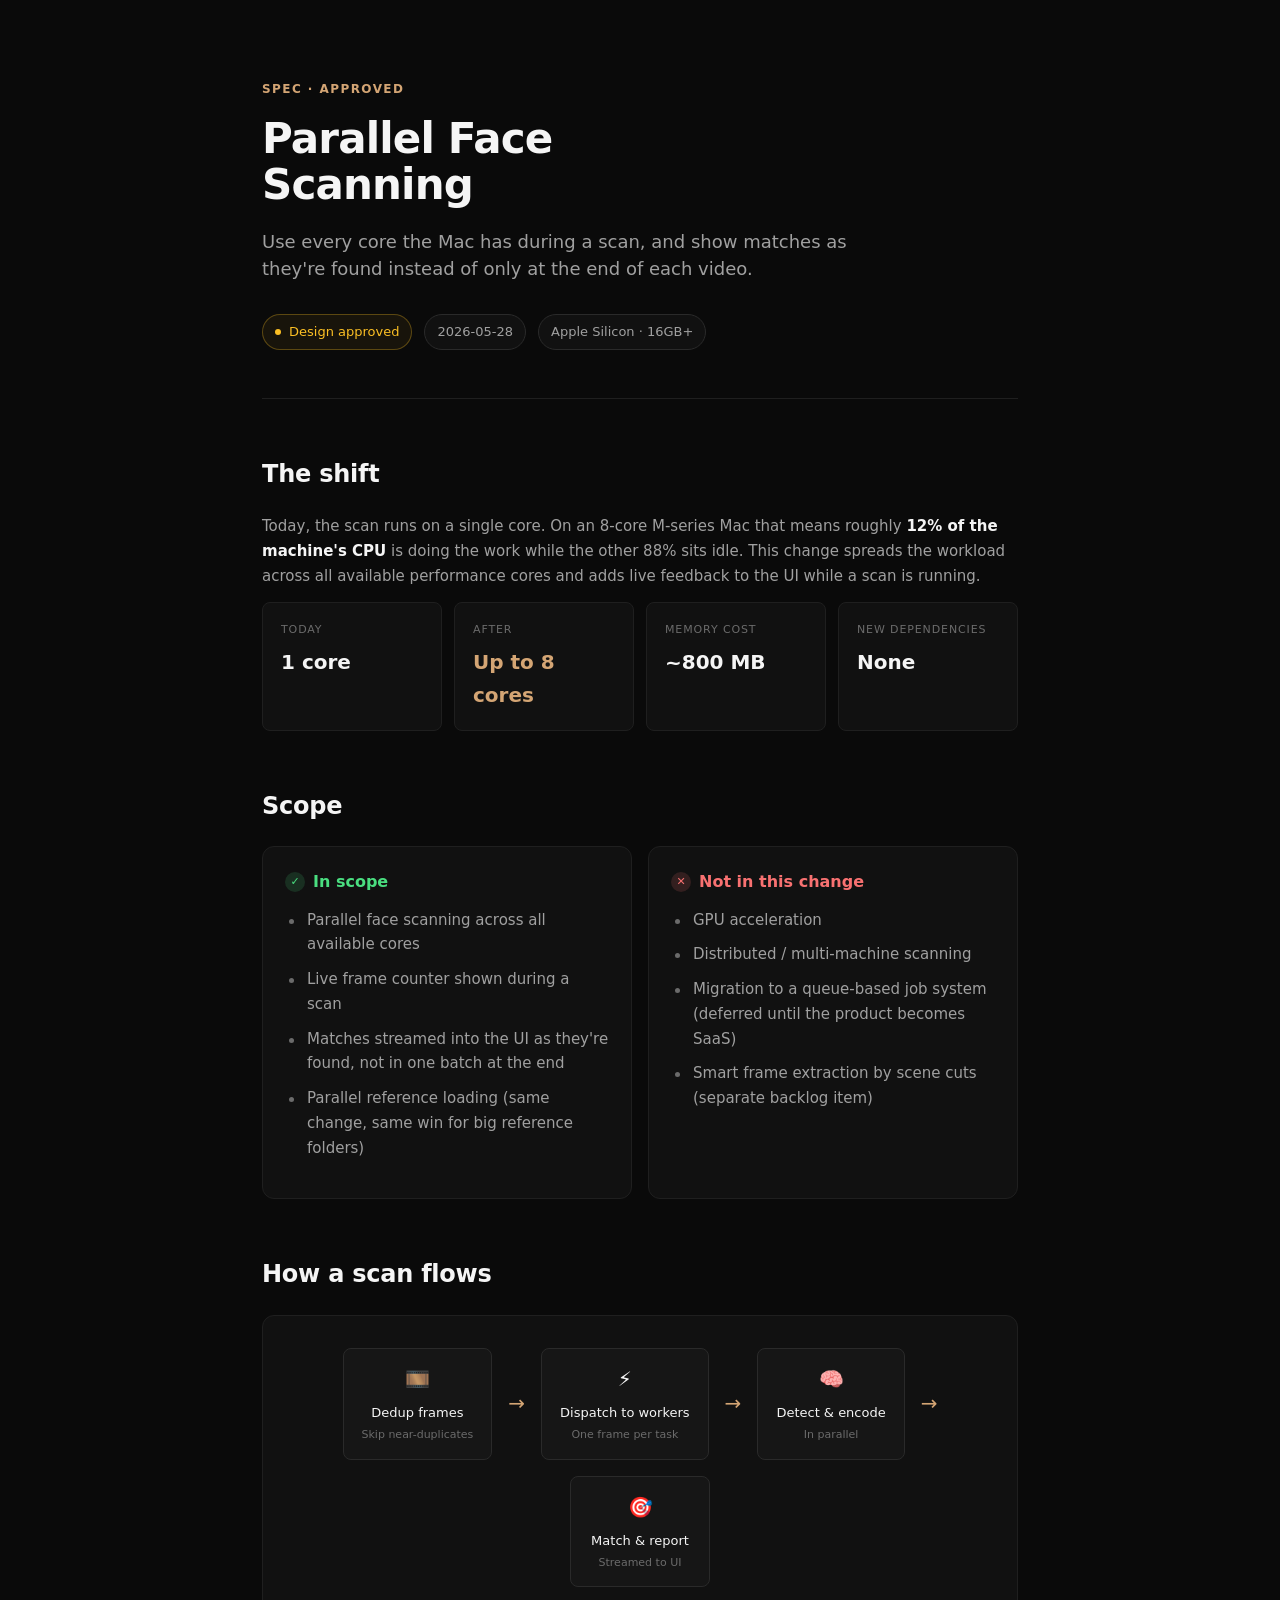
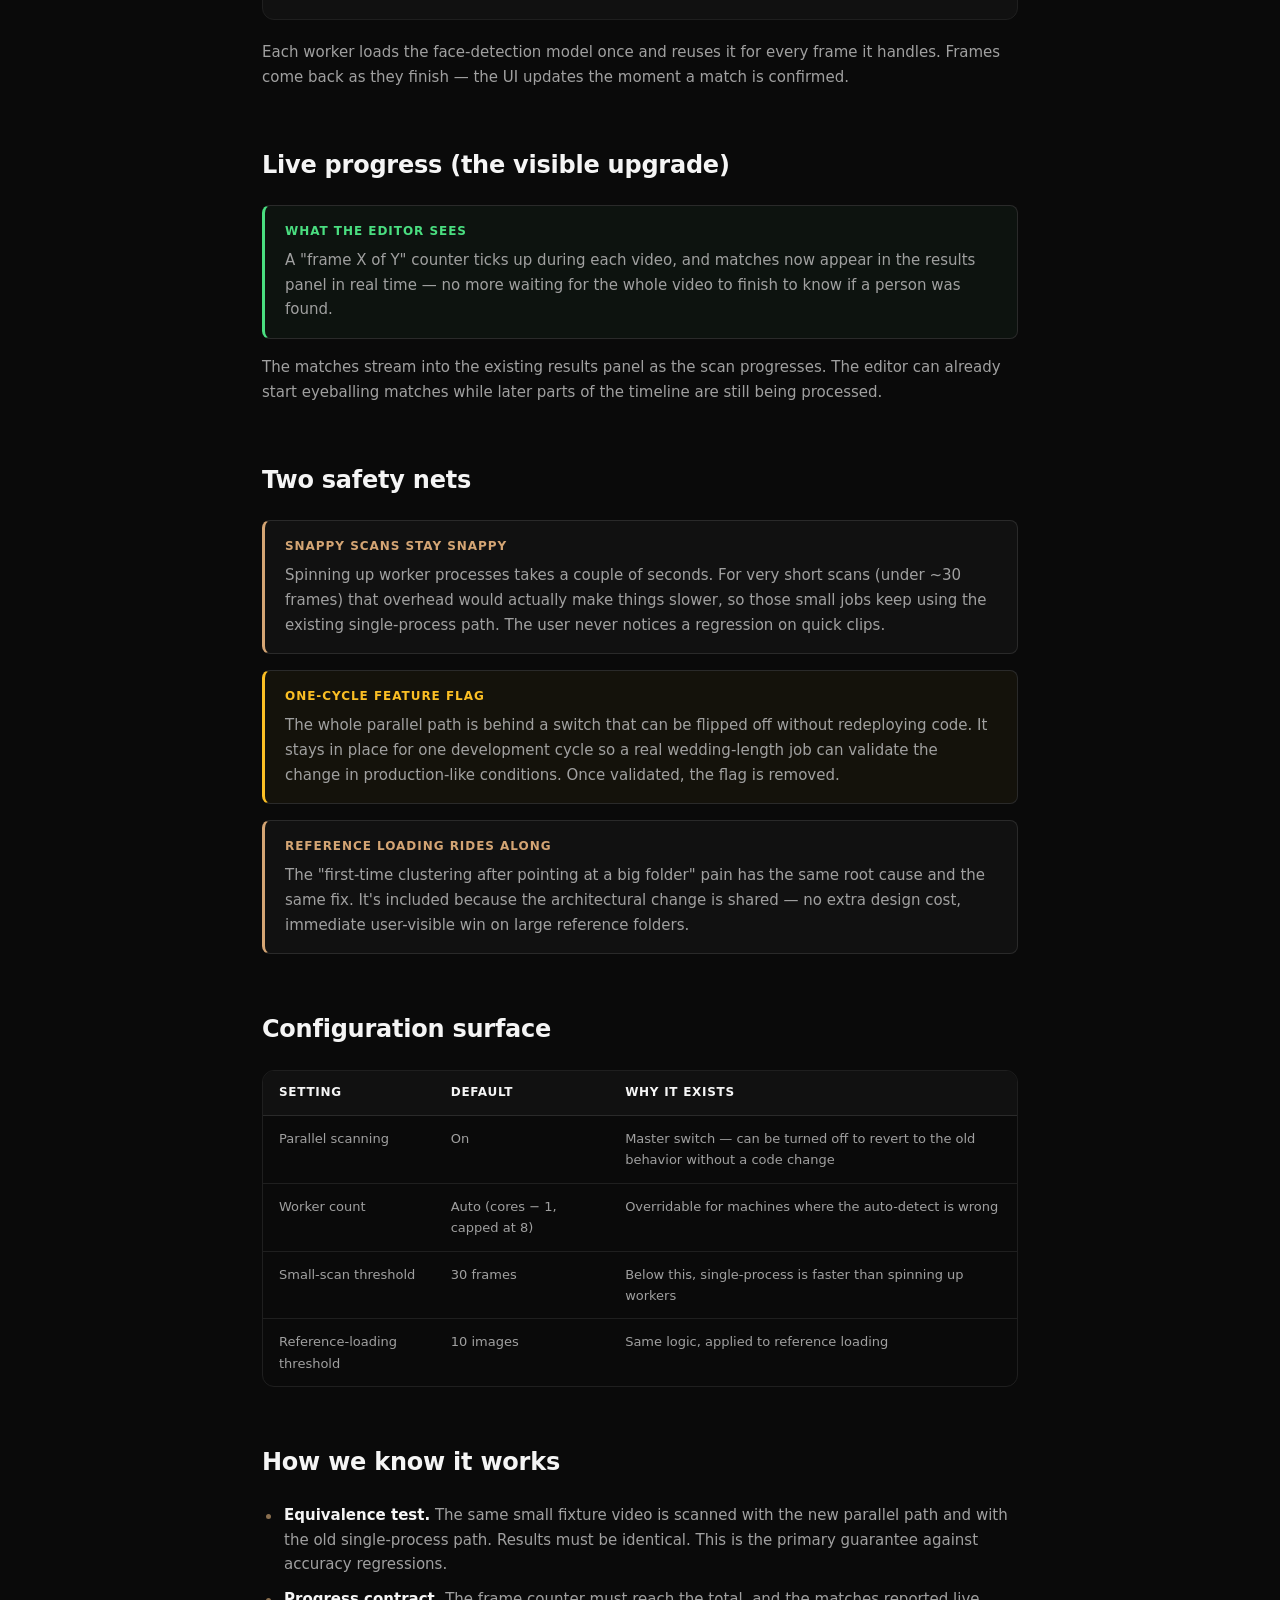
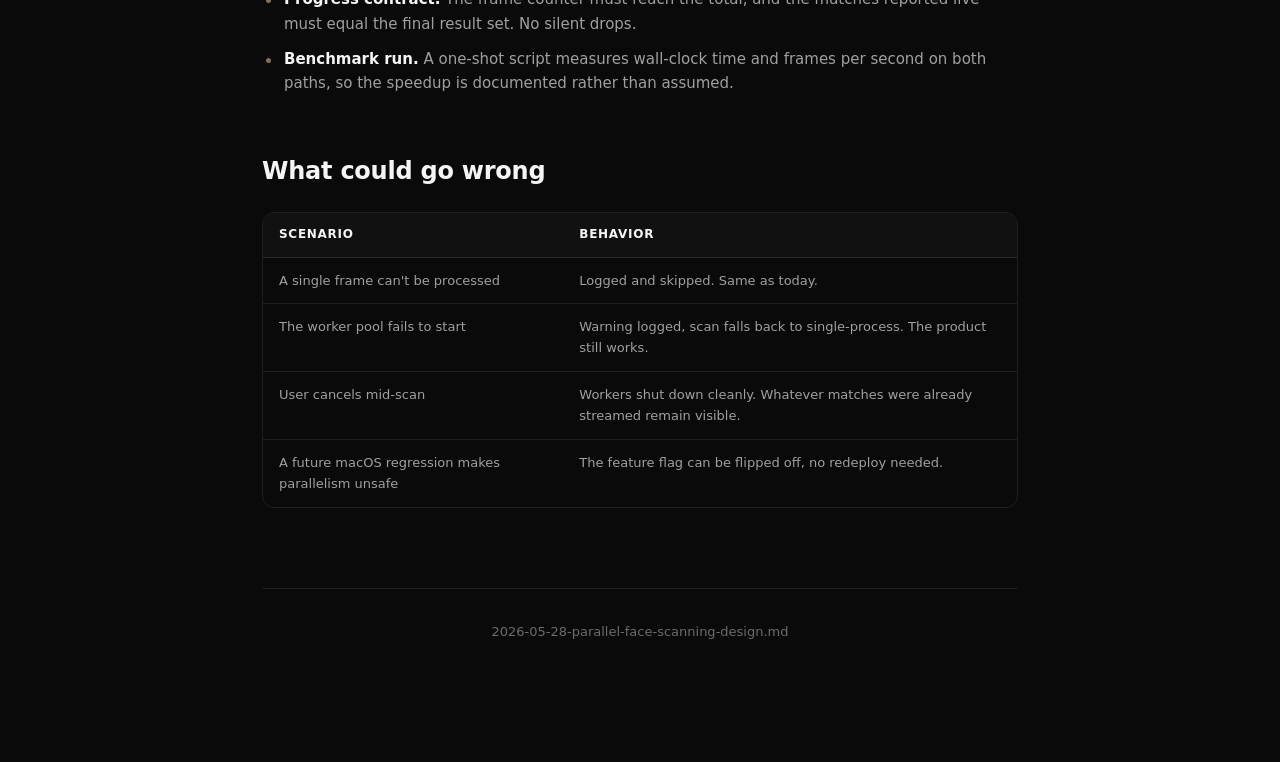
<file: docs/superpowers/specs/2026-05-28-parallel-face-scanning-design.visual.html>
<!DOCTYPE html>
<html lang="en">
<head>
<meta charset="UTF-8">
<meta name="viewport" content="width=device-width, initial-scale=1.0">
<title>Parallel Face Scanning — Design</title>
<style>
  :root {
    --bg: #0a0a0a;
    --surface: #111111;
    --surface-2: #161616;
    --border: #1f1f1f;
    --border-2: #2a2a2a;
    --text: #f5f5f5;
    --text-dim: #a0a0a0;
    --text-mute: #6b6b6b;
    --accent: #d4a574;
    --accent-dim: #8a6f4f;
    --success: #4ade80;
    --warn: #fbbf24;
    --danger: #f87171;
    --radius: 12px;
    --radius-sm: 8px;
  }
  * { box-sizing: border-box; margin: 0; padding: 0; }
  body {
    font-family: -apple-system, 'SF Pro Text', 'Inter', system-ui, sans-serif;
    background: var(--bg);
    color: var(--text);
    line-height: 1.65;
    font-size: 15px;
    -webkit-font-smoothing: antialiased;
  }
  .container { max-width: 820px; margin: 0 auto; padding: 80px 32px 120px; }
  .hero { border-bottom: 1px solid var(--border); padding-bottom: 48px; margin-bottom: 56px; }
  .crumb { font-size: 12px; text-transform: uppercase; letter-spacing: 0.12em; color: var(--accent); font-weight: 600; margin-bottom: 16px; }
  h1 { font-size: 42px; font-weight: 700; letter-spacing: -0.02em; line-height: 1.1; margin-bottom: 20px; }
  .subtitle { font-size: 18px; color: var(--text-dim); line-height: 1.5; max-width: 640px; }
  .meta-row { display: flex; gap: 12px; flex-wrap: wrap; margin-top: 32px; }
  .badge { display: inline-flex; align-items: center; gap: 8px; padding: 6px 12px; background: var(--surface); border: 1px solid var(--border-2); border-radius: 999px; font-size: 13px; color: var(--text-dim); }
  .badge.status { color: var(--warn); border-color: rgba(251, 191, 36, 0.3); background: rgba(251, 191, 36, 0.06); }
  .badge.warn { color: var(--warn); border-color: rgba(251, 191, 36, 0.4); background: rgba(251, 191, 36, 0.08); font-weight: 600; letter-spacing: 0.04em; }
  .badge.success { color: var(--success); border-color: rgba(74, 222, 128, 0.3); background: rgba(74, 222, 128, 0.06); }
  .badge .dot { width: 6px; height: 6px; border-radius: 50%; background: currentColor; }
  section { margin-bottom: 56px; }
  h2 { font-size: 24px; font-weight: 600; letter-spacing: -0.01em; margin-bottom: 20px; color: var(--text); }
  h3 { font-size: 16px; font-weight: 600; margin-top: 28px; margin-bottom: 12px; color: var(--text); }
  p { margin-bottom: 14px; color: var(--text-dim); }
  p strong, li strong { color: var(--text); font-weight: 600; }
  ul, ol { padding-left: 0; margin-bottom: 16px; list-style: none; }
  ul li, ol li { position: relative; padding-left: 22px; margin-bottom: 10px; color: var(--text-dim); }
  ul li::before { content: ""; position: absolute; left: 4px; top: 11px; width: 5px; height: 5px; border-radius: 50%; background: var(--accent-dim); }
  ol { counter-reset: list-counter; }
  ol li { counter-increment: list-counter; }
  ol li::before { content: counter(list-counter); position: absolute; left: 0; top: 0; width: 18px; height: 18px; font-size: 11px; font-weight: 600; color: var(--accent); background: rgba(212, 165, 116, 0.1); border-radius: 50%; display: flex; align-items: center; justify-content: center; margin-top: 4px; }
  .stat-grid { display: grid; grid-template-columns: repeat(auto-fit, minmax(160px, 1fr)); gap: 12px; margin-bottom: 24px; }
  .stat { background: var(--surface); border: 1px solid var(--border); border-radius: var(--radius-sm); padding: 18px; }
  .stat .label { font-size: 11px; text-transform: uppercase; letter-spacing: 0.08em; color: var(--text-mute); margin-bottom: 6px; }
  .stat .value { font-size: 20px; font-weight: 600; color: var(--text); }
  .stat .value.accent { color: var(--accent); }
  .table-wrap { border: 1px solid var(--border); border-radius: var(--radius); overflow: hidden; margin-bottom: 16px; }
  table { width: 100%; border-collapse: collapse; font-size: 13px; }
  thead { background: var(--surface); }
  th { text-align: left; padding: 12px 16px; font-weight: 600; color: var(--text); font-size: 12px; text-transform: uppercase; letter-spacing: 0.06em; border-bottom: 1px solid var(--border-2); }
  td { padding: 12px 16px; border-bottom: 1px solid var(--border); color: var(--text-dim); vertical-align: top; }
  tbody tr:last-child td { border-bottom: none; }
  tbody tr:hover { background: var(--surface); }
  .callout { background: var(--surface); border: 1px solid var(--border-2); border-left: 3px solid var(--accent); border-radius: var(--radius-sm); padding: 16px 20px; margin-bottom: 16px; }
  .callout.warn { border-left-color: var(--warn); background: rgba(251, 191, 36, 0.04); }
  .callout.success { border-left-color: var(--success); background: rgba(74, 222, 128, 0.04); }
  .callout .title { font-size: 12px; text-transform: uppercase; letter-spacing: 0.08em; font-weight: 600; color: var(--accent); margin-bottom: 6px; }
  .callout.warn .title { color: var(--warn); }
  .callout.success .title { color: var(--success); }
  .callout p { margin-bottom: 0; }
  .two-col { display: grid; grid-template-columns: 1fr 1fr; gap: 16px; margin-bottom: 16px; }
  @media (max-width: 640px) { .two-col { grid-template-columns: 1fr; } .container { padding: 48px 20px 80px; } h1 { font-size: 32px; } }
  .panel { background: var(--surface); border: 1px solid var(--border); border-radius: var(--radius); padding: 22px; }
  .panel h3 { margin-top: 0; display: flex; align-items: center; gap: 8px; }
  .panel.goal h3 { color: var(--success); }
  .panel.nongoal h3 { color: var(--danger); }
  .panel h3 .icon { width: 20px; height: 20px; border-radius: 50%; display: inline-flex; align-items: center; justify-content: center; font-size: 11px; font-weight: 700; }
  .panel.goal h3 .icon { background: rgba(74, 222, 128, 0.15); color: var(--success); }
  .panel.nongoal h3 .icon { background: rgba(248, 113, 113, 0.15); color: var(--danger); }
  .panel ul li::before { background: var(--text-mute); }
  .flow { display: flex; align-items: center; justify-content: center; gap: 16px; padding: 32px 20px; background: var(--surface); border: 1px solid var(--border); border-radius: var(--radius); margin-bottom: 20px; flex-wrap: wrap; }
  .flow-node { background: var(--surface-2); border: 1px solid var(--border-2); border-radius: var(--radius-sm); padding: 14px 18px; text-align: center; min-width: 140px; }
  .flow-node .icon { font-size: 20px; margin-bottom: 6px; display: block; }
  .flow-node .label { font-size: 13px; font-weight: 500; color: var(--text); }
  .flow-node .sub { font-size: 11px; color: var(--text-mute); margin-top: 3px; }
  .flow-arrow { color: var(--accent); font-size: 20px; }
  footer { margin-top: 80px; padding-top: 32px; border-top: 1px solid var(--border); text-align: center; color: var(--text-mute); font-size: 13px; }
  a { color: var(--accent); text-decoration: none; }
  a:hover { text-decoration: underline; }
</style>
</head>
<body>
<div class="container">

  <header class="hero">
    <div class="crumb">Spec · Approved</div>
    <h1>Parallel Face<br>Scanning</h1>
    <p class="subtitle">Use every core the Mac has during a scan, and show matches as they're found instead of only at the end of each video.</p>
    <div class="meta-row">
      <span class="badge status"><span class="dot"></span>Design approved</span>
      <span class="badge">2026-05-28</span>
      <span class="badge">Apple Silicon · 16GB+</span>
    </div>
  </header>

  <section>
    <h2>The shift</h2>
    <p>Today, the scan runs on a single core. On an 8-core M-series Mac that means roughly <strong>12% of the machine's CPU</strong> is doing the work while the other 88% sits idle. This change spreads the workload across all available performance cores and adds live feedback to the UI while a scan is running.</p>
    <div class="stat-grid">
      <div class="stat"><div class="label">Today</div><div class="value">1 core</div></div>
      <div class="stat"><div class="label">After</div><div class="value accent">Up to 8 cores</div></div>
      <div class="stat"><div class="label">Memory cost</div><div class="value">~800 MB</div></div>
      <div class="stat"><div class="label">New dependencies</div><div class="value">None</div></div>
    </div>
  </section>

  <section>
    <h2>Scope</h2>
    <div class="two-col">
      <div class="panel goal">
        <h3><span class="icon">✓</span> In scope</h3>
        <ul>
          <li>Parallel face scanning across all available cores</li>
          <li>Live frame counter shown during a scan</li>
          <li>Matches streamed into the UI as they're found, not in one batch at the end</li>
          <li>Parallel reference loading (same change, same win for big reference folders)</li>
        </ul>
      </div>
      <div class="panel nongoal">
        <h3><span class="icon">✕</span> Not in this change</h3>
        <ul>
          <li>GPU acceleration</li>
          <li>Distributed / multi-machine scanning</li>
          <li>Migration to a queue-based job system (deferred until the product becomes SaaS)</li>
          <li>Smart frame extraction by scene cuts (separate backlog item)</li>
        </ul>
      </div>
    </div>
  </section>

  <section>
    <h2>How a scan flows</h2>
    <div class="flow">
      <div class="flow-node"><span class="icon">🎞️</span><div class="label">Dedup frames</div><div class="sub">Skip near-duplicates</div></div>
      <div class="flow-arrow">→</div>
      <div class="flow-node"><span class="icon">⚡</span><div class="label">Dispatch to workers</div><div class="sub">One frame per task</div></div>
      <div class="flow-arrow">→</div>
      <div class="flow-node"><span class="icon">🧠</span><div class="label">Detect &amp; encode</div><div class="sub">In parallel</div></div>
      <div class="flow-arrow">→</div>
      <div class="flow-node"><span class="icon">🎯</span><div class="label">Match &amp; report</div><div class="sub">Streamed to UI</div></div>
    </div>
    <p>Each worker loads the face-detection model once and reuses it for every frame it handles. Frames come back as they finish — the UI updates the moment a match is confirmed.</p>
  </section>

  <section>
    <h2>Live progress (the visible upgrade)</h2>
    <div class="callout success">
      <div class="title">What the editor sees</div>
      <p>A "frame X of Y" counter ticks up during each video, and matches now appear in the results panel in real time — no more waiting for the whole video to finish to know if a person was found.</p>
    </div>
    <p>The matches stream into the existing results panel as the scan progresses. The editor can already start eyeballing matches while later parts of the timeline are still being processed.</p>
  </section>

  <section>
    <h2>Two safety nets</h2>

    <div class="callout">
      <div class="title">Snappy scans stay snappy</div>
      <p>Spinning up worker processes takes a couple of seconds. For very short scans (under ~30 frames) that overhead would actually make things slower, so those small jobs keep using the existing single-process path. The user never notices a regression on quick clips.</p>
    </div>

    <div class="callout warn">
      <div class="title">One-cycle feature flag</div>
      <p>The whole parallel path is behind a switch that can be flipped off without redeploying code. It stays in place for one development cycle so a real wedding-length job can validate the change in production-like conditions. Once validated, the flag is removed.</p>
    </div>

    <div class="callout">
      <div class="title">Reference loading rides along</div>
      <p>The "first-time clustering after pointing at a big folder" pain has the same root cause and the same fix. It's included because the architectural change is shared — no extra design cost, immediate user-visible win on large reference folders.</p>
    </div>
  </section>

  <section>
    <h2>Configuration surface</h2>
    <div class="table-wrap">
      <table>
        <thead><tr><th>Setting</th><th>Default</th><th>Why it exists</th></tr></thead>
        <tbody>
          <tr><td>Parallel scanning</td><td>On</td><td>Master switch — can be turned off to revert to the old behavior without a code change</td></tr>
          <tr><td>Worker count</td><td>Auto (cores − 1, capped at 8)</td><td>Overridable for machines where the auto-detect is wrong</td></tr>
          <tr><td>Small-scan threshold</td><td>30 frames</td><td>Below this, single-process is faster than spinning up workers</td></tr>
          <tr><td>Reference-loading threshold</td><td>10 images</td><td>Same logic, applied to reference loading</td></tr>
        </tbody>
      </table>
    </div>
  </section>

  <section>
    <h2>How we know it works</h2>
    <ul>
      <li><strong>Equivalence test.</strong> The same small fixture video is scanned with the new parallel path and with the old single-process path. Results must be identical. This is the primary guarantee against accuracy regressions.</li>
      <li><strong>Progress contract.</strong> The frame counter must reach the total, and the matches reported live must equal the final result set. No silent drops.</li>
      <li><strong>Benchmark run.</strong> A one-shot script measures wall-clock time and frames per second on both paths, so the speedup is documented rather than assumed.</li>
    </ul>
  </section>

  <section>
    <h2>What could go wrong</h2>
    <div class="table-wrap">
      <table>
        <thead><tr><th>Scenario</th><th>Behavior</th></tr></thead>
        <tbody>
          <tr><td>A single frame can't be processed</td><td>Logged and skipped. Same as today.</td></tr>
          <tr><td>The worker pool fails to start</td><td>Warning logged, scan falls back to single-process. The product still works.</td></tr>
          <tr><td>User cancels mid-scan</td><td>Workers shut down cleanly. Whatever matches were already streamed remain visible.</td></tr>
          <tr><td>A future macOS regression makes parallelism unsafe</td><td>The feature flag can be flipped off, no redeploy needed.</td></tr>
        </tbody>
      </table>
    </div>
  </section>

  <footer>
    2026-05-28-parallel-face-scanning-design.md
  </footer>

</div>
</body>
</html>
</file>
